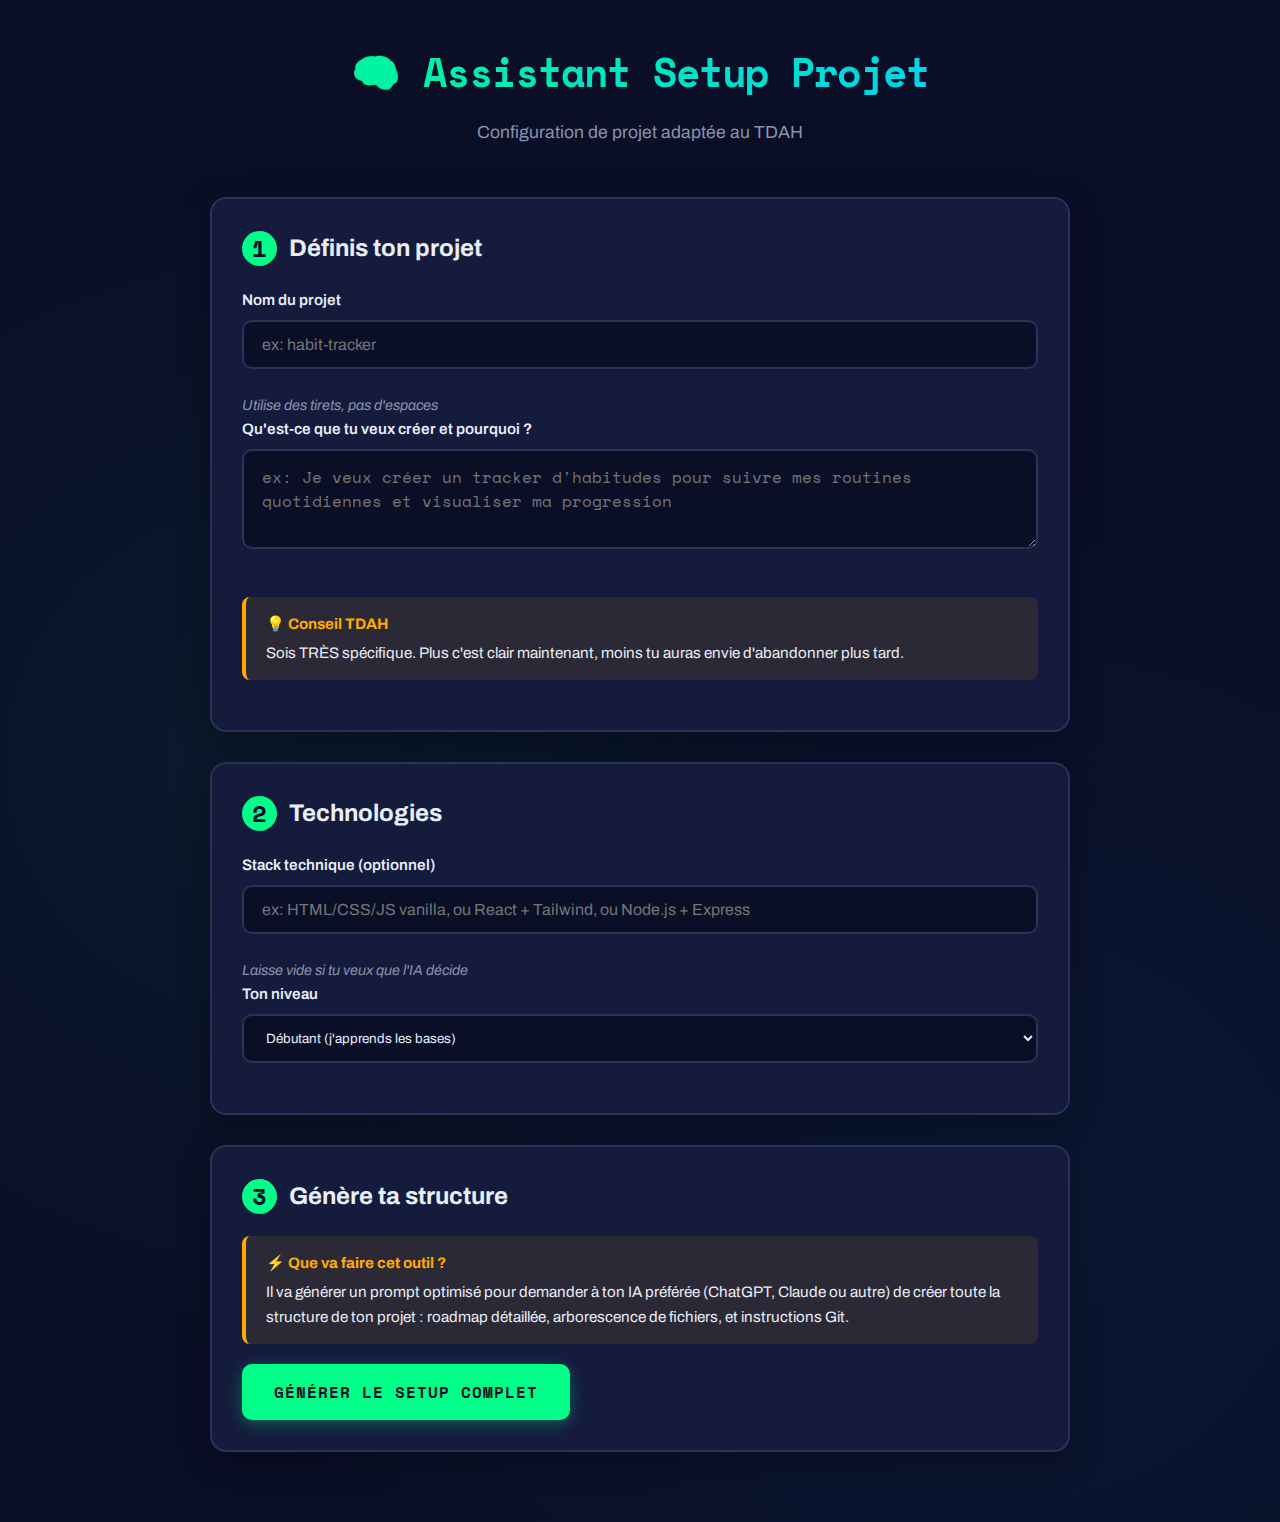
<file: index.html>
<!DOCTYPE html>
<html lang="fr">
<head>
    <meta charset="UTF-8">
    <meta http-equiv="X-UA-Compatible" content="ie=edge">
    <meta name="viewport" content="width=device-width, initial-scale=1.0">
    <title>TDAH Assistant Setup Projet</title>
    <link href="https://fonts.googleapis.com/css2?family=Space+Mono:wght@400;700&family=Archivo:wght@400;600;700&display=swap" rel="stylesheet">
    <link rel="stylesheet" href="style.css">
</head>
<body>
    <div class="container">
        <header>
            <h1>🧠 Assistant Setup Projet</h1>
            <p class="subtitle">Configuration de projet adaptée au TDAH</p>
        </header>

        <div class="card">
            <h2><span class="step-number">1</span> Définis ton projet</h2>

            <label for="projectName">Nom du projet</label>
            <input type="text" id="projectName" placeholder="ex: habit-tracker">
            <p class="example">Utilise des tirets, pas d'espaces</p>

            <label for="projectGoal">Qu'est-ce que tu veux créer et pourquoi ?</label>
            <textarea id="projectGoal" placeholder="ex: Je veux créer un tracker d'habitudes pour suivre mes routines quotidiennes et visualiser ma progression"></textarea>

            <div class="tip">
                <strong>💡 Conseil TDAH</strong>
                Sois TRÈS spécifique. Plus c'est clair maintenant, moins tu auras envie d'abandonner plus tard.
            </div>
        </div>

        <div class="card">
            <h2><span class="step-number">2</span> Technologies</h2>

            <label for="techStack">Stack technique (optionnel)</label>
            <input type="text" id="techStack" placeholder="ex: HTML/CSS/JS vanilla, ou React + Tailwind, ou Node.js + Express">
            <p class="example">Laisse vide si tu veux que l'IA décide</p>

            <label for="experience">Ton niveau</label>
            <select id="experience">
                <option value="debutant">Débutant (j'apprends les bases)</option>
                <option value="intermediaire">Intermédiaire (je connais les fondamentaux)</option>
                <option value="avance">Avancé (je suis à l'aise)</option>
            </select>
        </div>

        <div class="card">
            <h2><span class="step-number">3</span> Génère ta structure</h2>

            <div class="tip">
                <strong>⚡ Que va faire cet outil ?</strong>
                Il va générer un prompt optimisé pour demander à ton IA préférée (ChatGPT, Claude ou autre) de créer toute la structure de ton projet : roadmap détaillée, arborescence de fichiers, et instructions Git.
            </div>

            <button id="generateBtn" onclick="generateSetup()">Générer le Setup Complet</button>

            <div class="loading" id="loading">
                <div class="spinner"></div>
                <p>Génération en cours...</p>
            </div>

            <div class="output" id="output">
                <button class="copy-btn" onclick="copyToClipboard()">Copier</button>
                <div id="outputContent"></div>
            </div>
        </div>
    </div>

    <script src="script.js"></script>
</body>
</html>
</file>
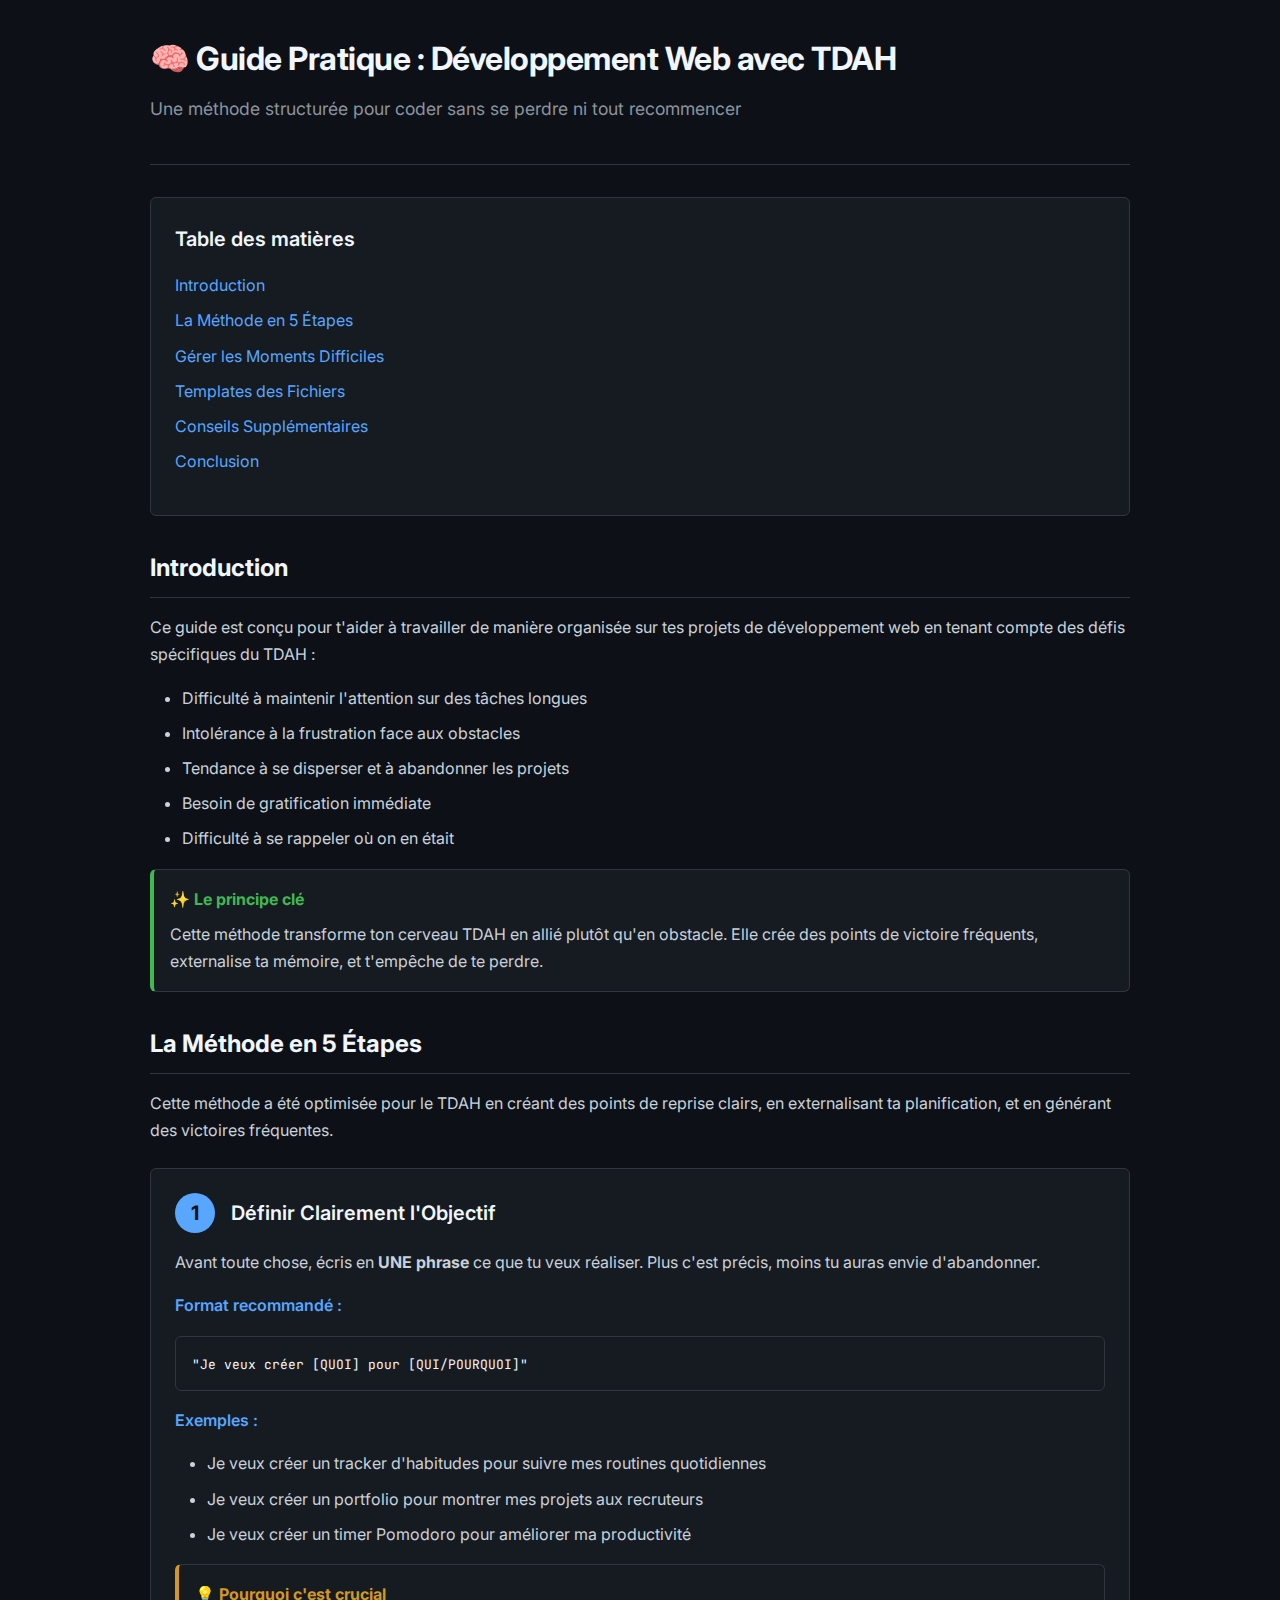
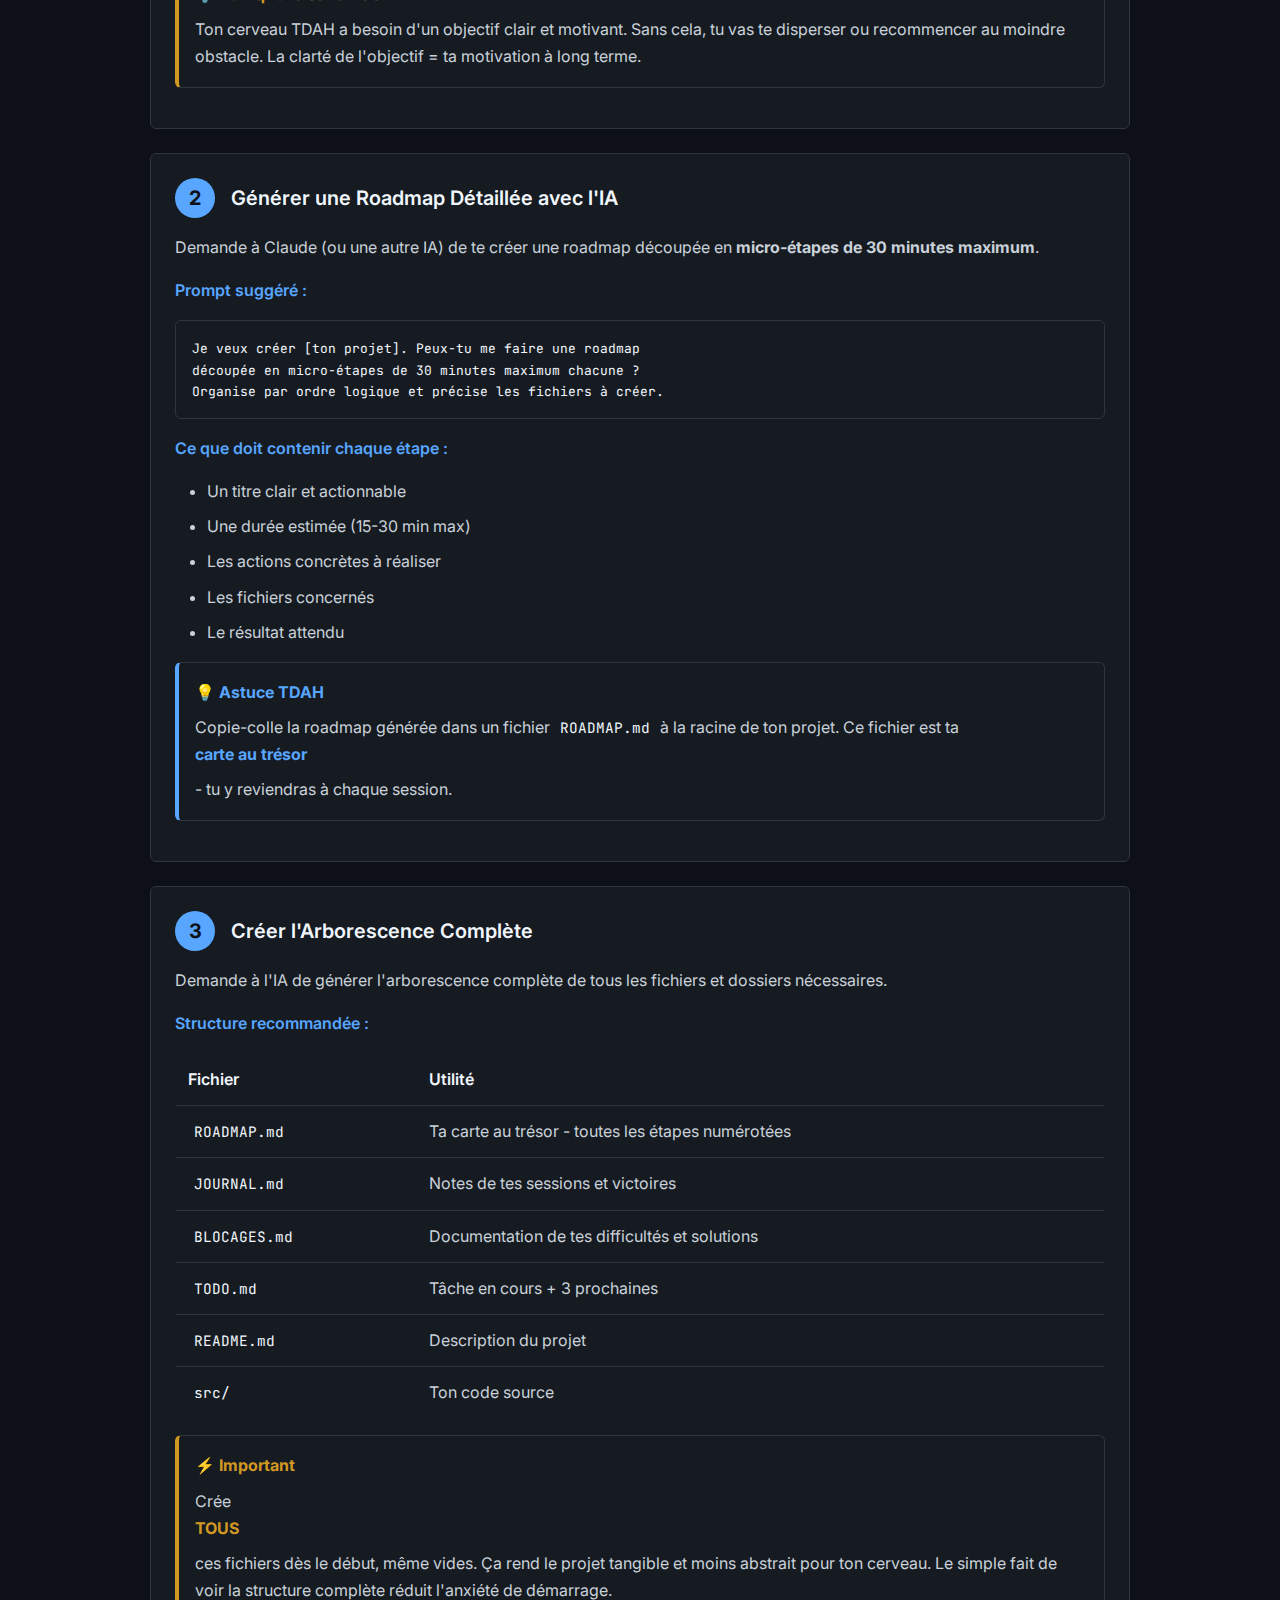
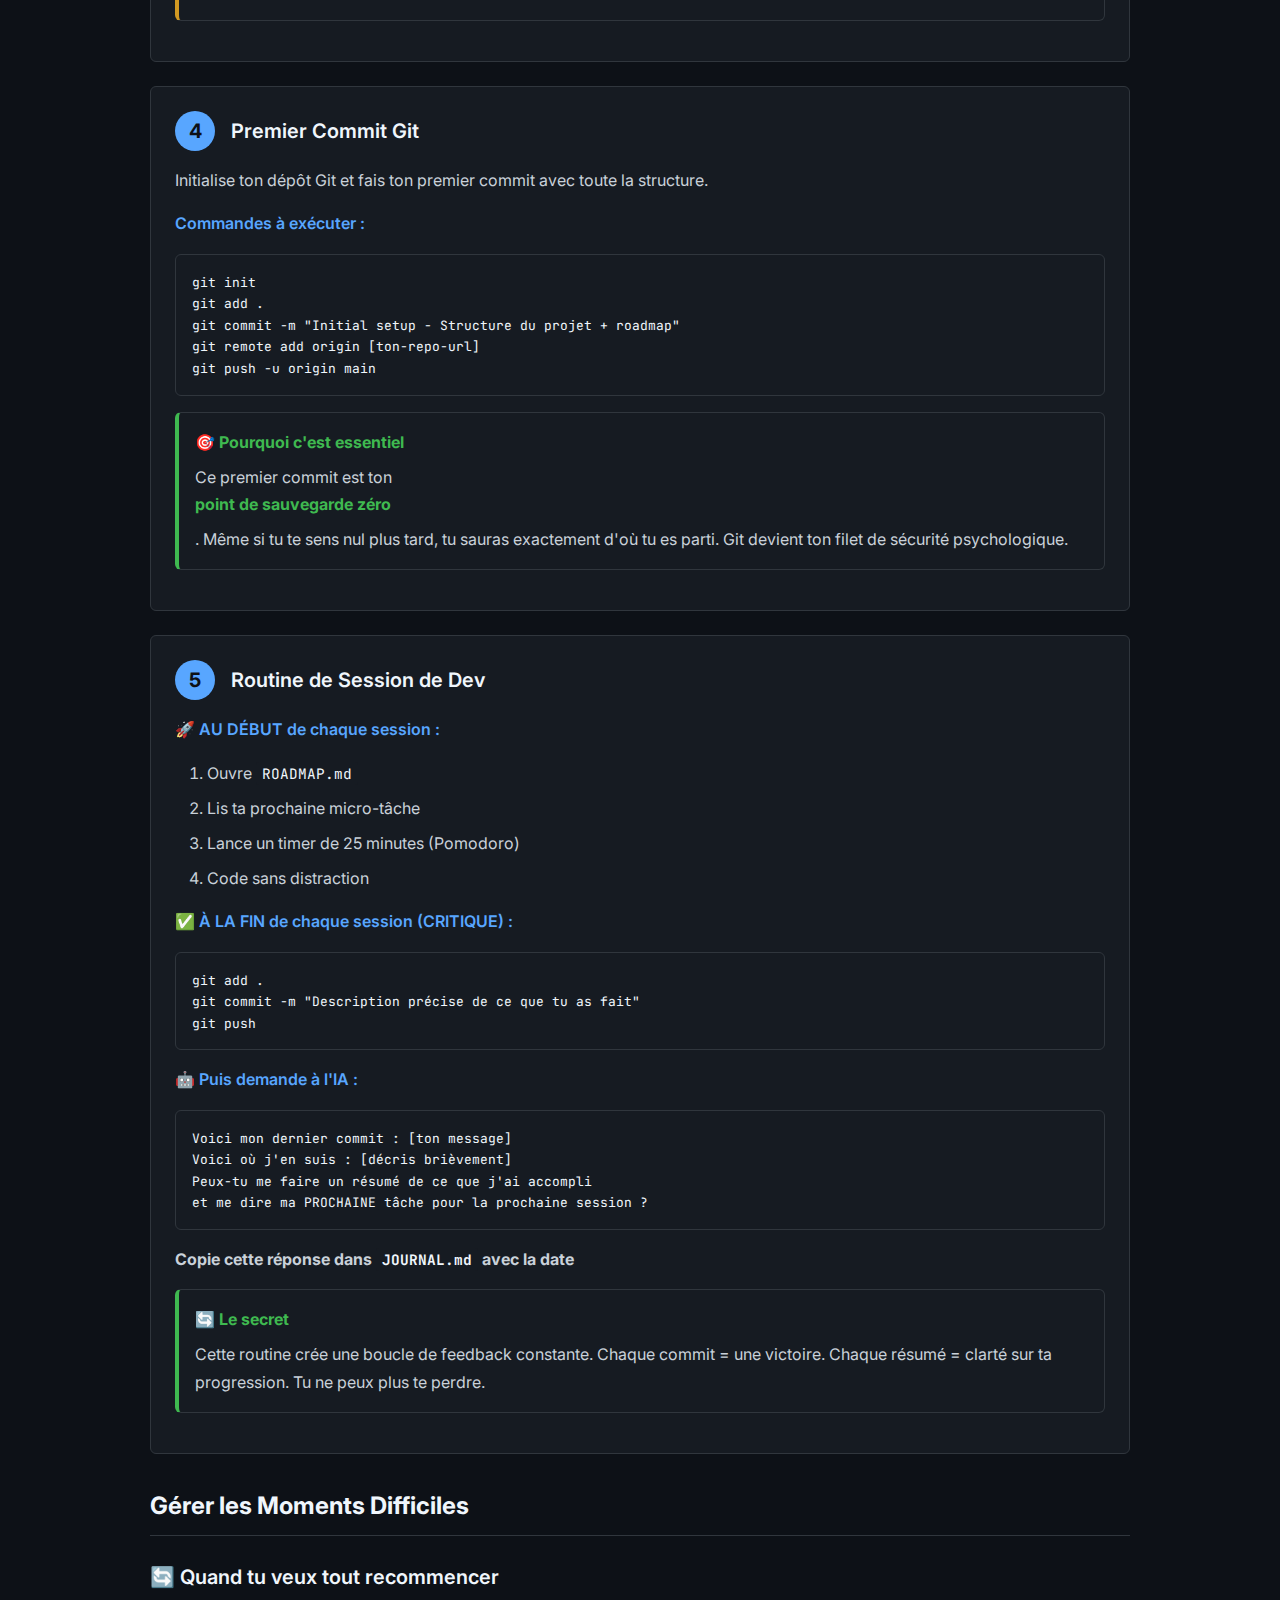
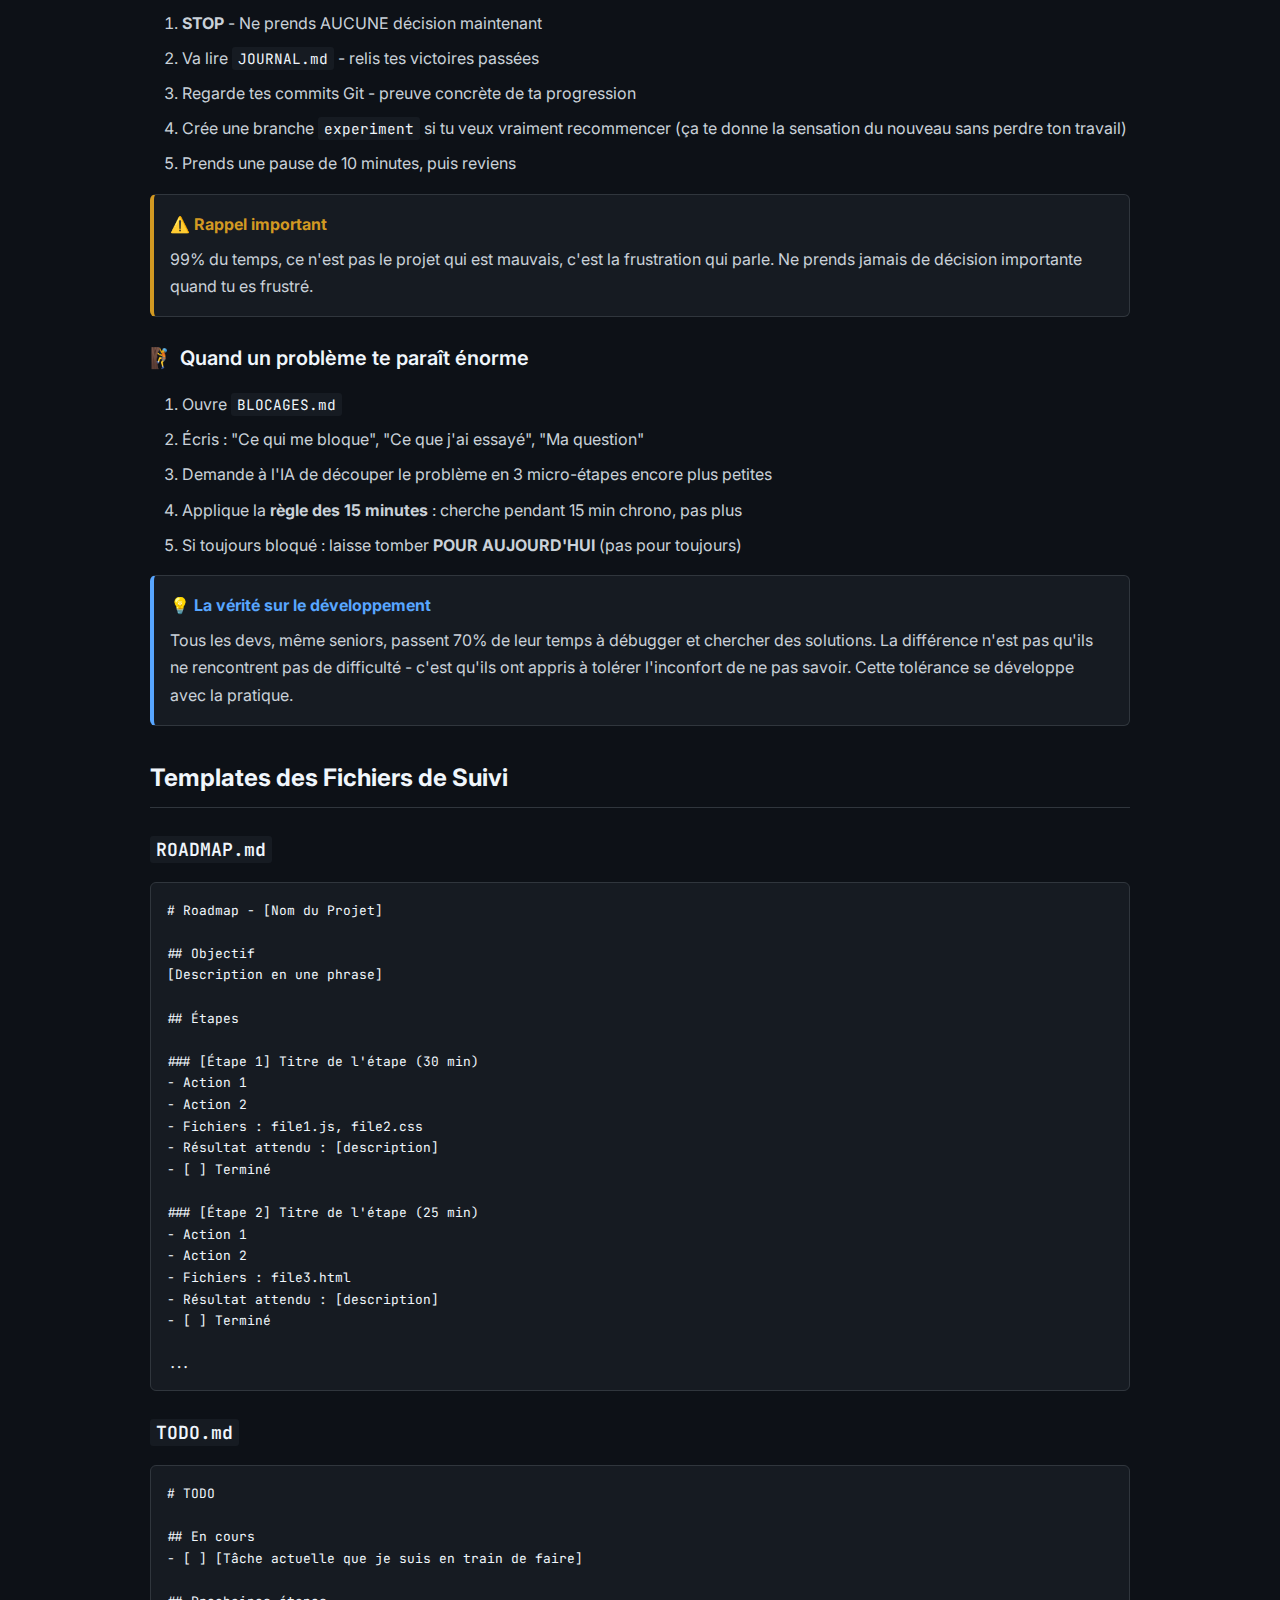
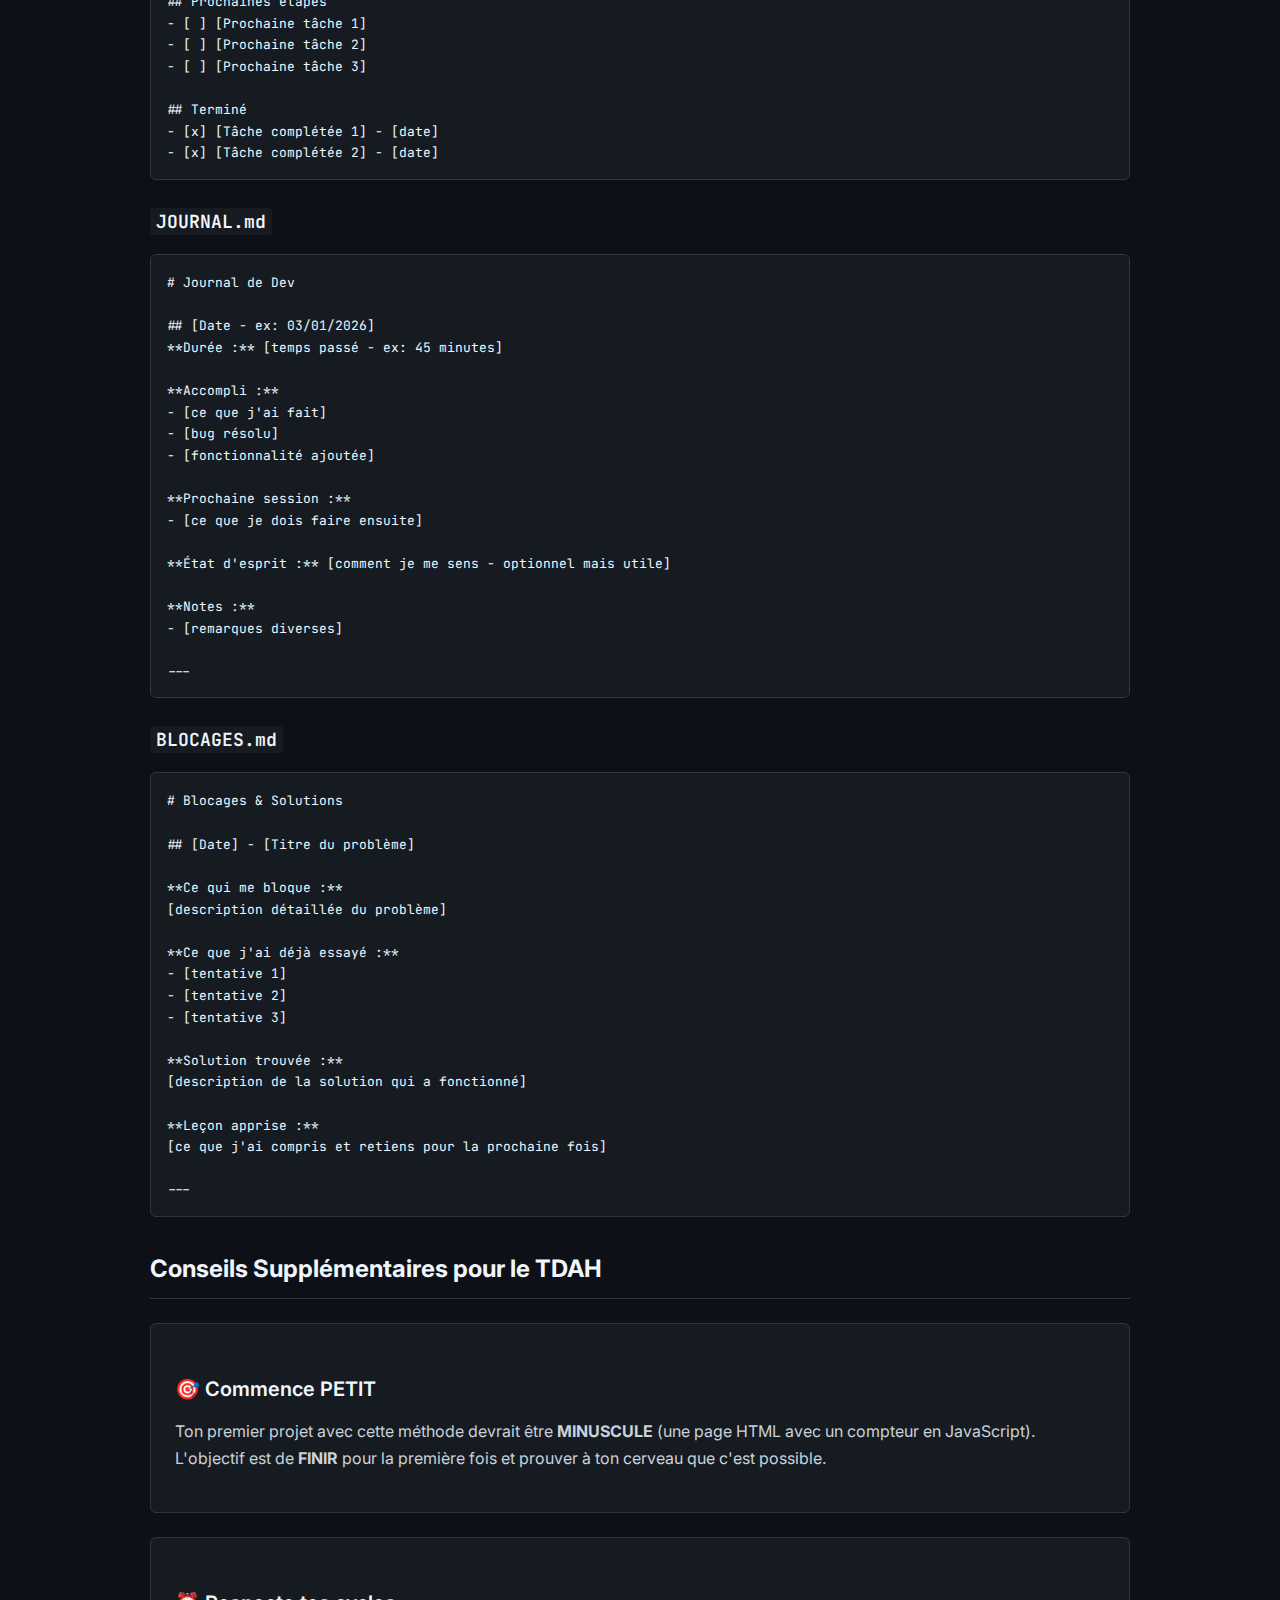
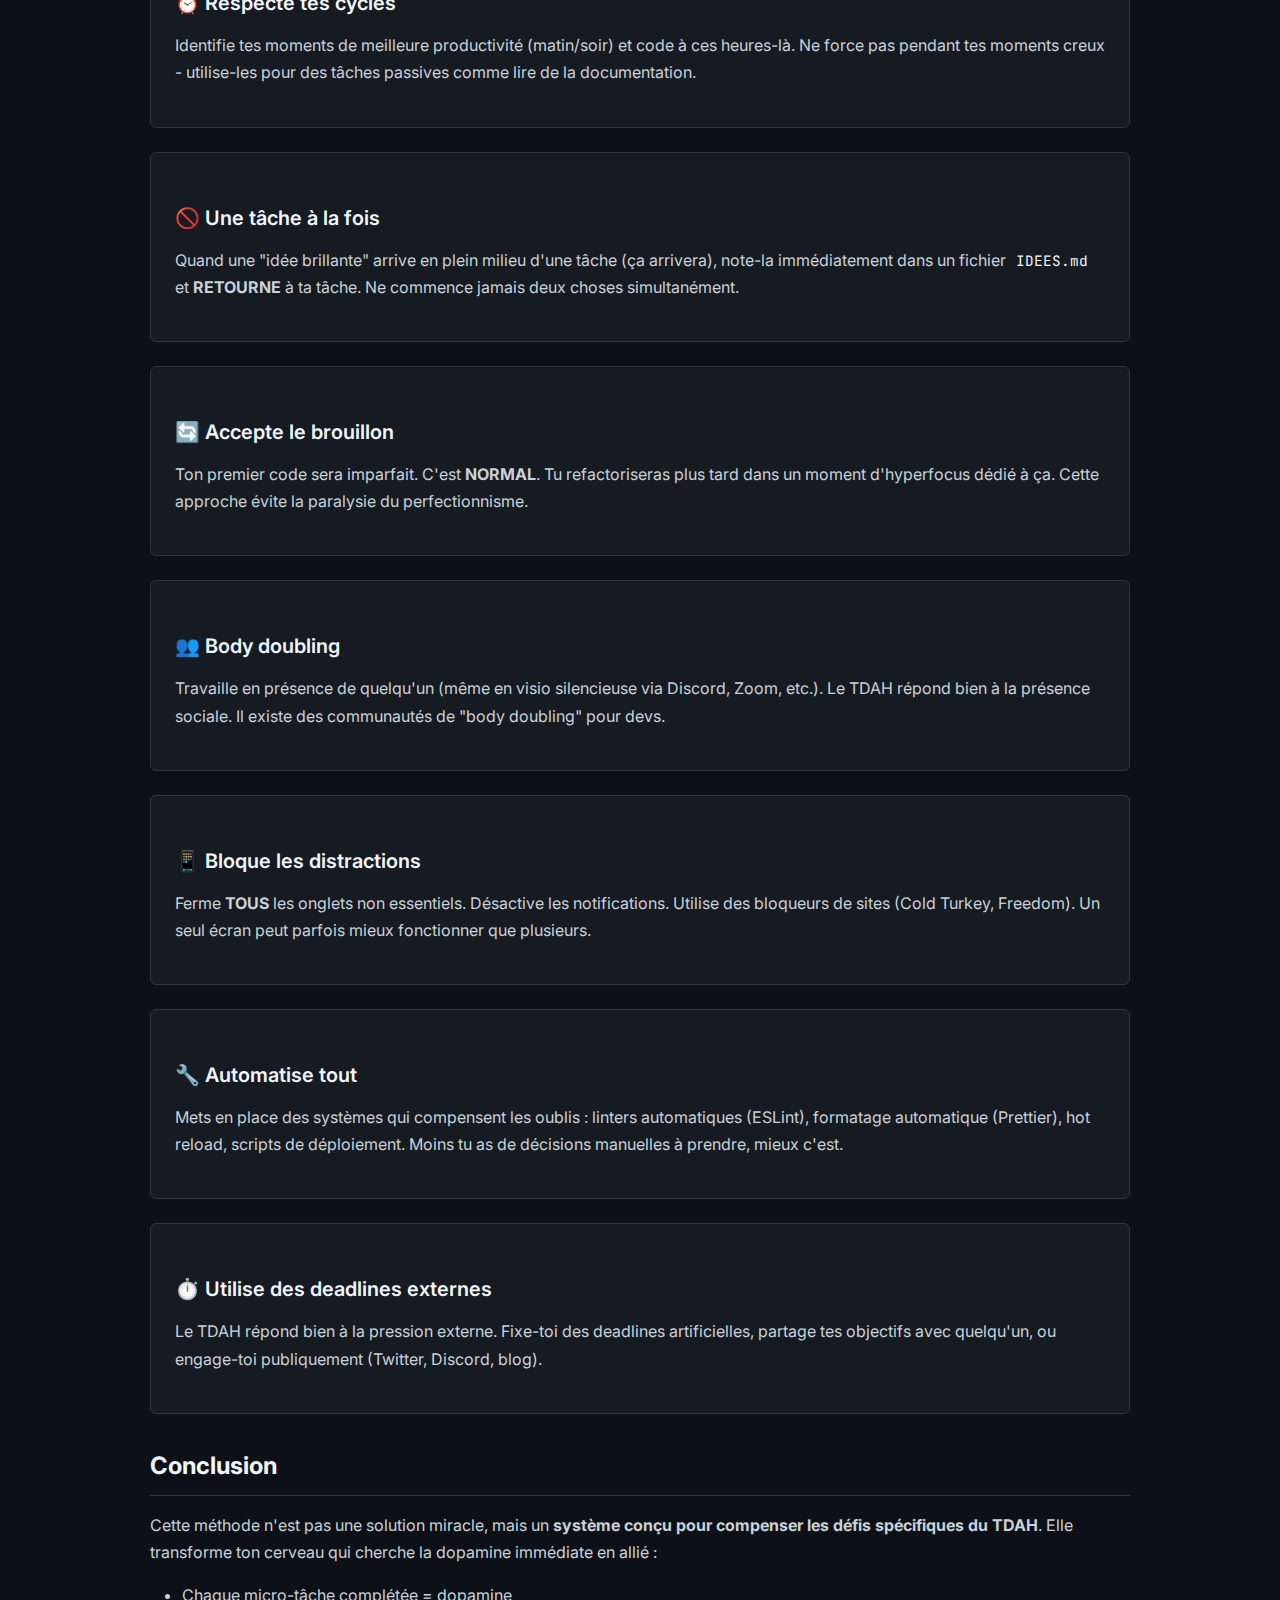
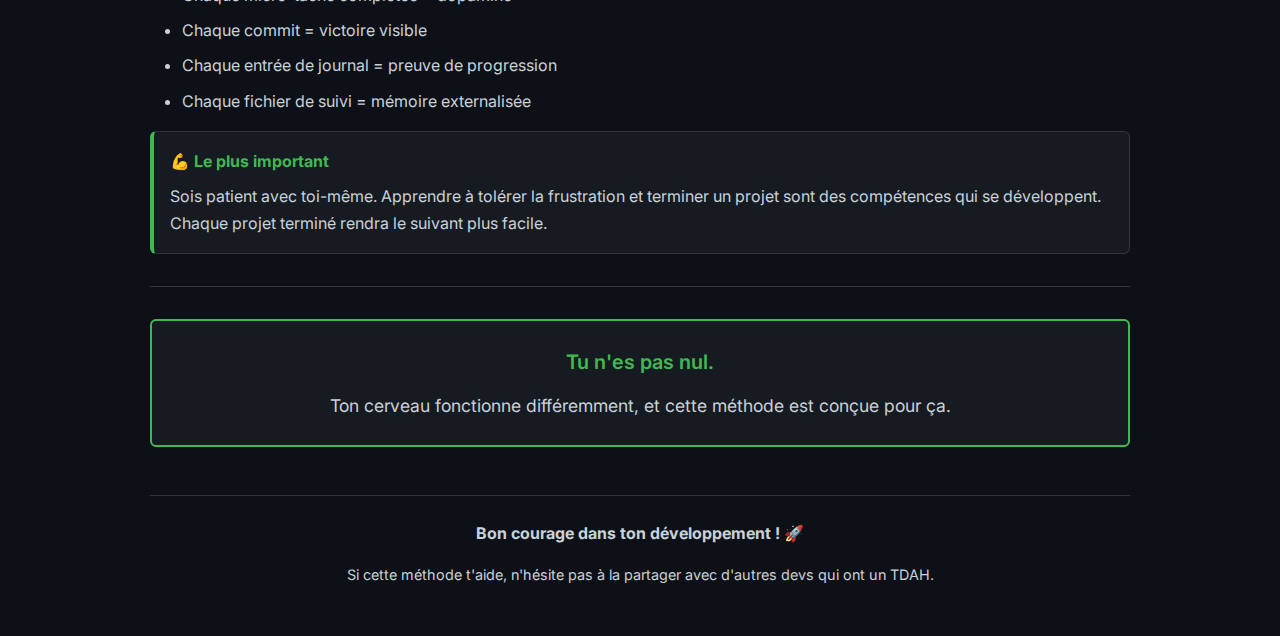
<file: GUIDE.html>
<!DOCTYPE html>
<html lang="fr">
<head>
    <meta charset="UTF-8">
    <meta name="viewport" content="width=device-width, initial-scale=1.0">
    <title>Guide Pratique - Développement Web avec TDAH</title>
    <link href="https://fonts.googleapis.com/css2?family=JetBrains+Mono:wght@400;700&family=Inter:wght@400;600;700&display=swap" rel="stylesheet">
    <style>
        * {
            margin: 0;
            padding: 0;
            box-sizing: border-box;
        }

        :root {
            --bg: #0d1117;
            --bg-secondary: #161b22;
            --border: #30363d;
            --text: #c9d1d9;
            --text-bright: #f0f6fc;
            --text-dim: #8b949e;
            --accent: #58a6ff;
            --accent-hover: #79c0ff;
            --success: #3fb950;
            --warning: #d29922;
            --code-bg: #161b22;
        }

        body {
            font-family: 'Inter', -apple-system, BlinkMacSystemFont, sans-serif;
            background: var(--bg);
            color: var(--text);
            line-height: 1.7;
            padding: 0;
            margin: 0;
        }

        .container {
            max-width: 1012px;
            margin: 0 auto;
            padding: 32px 16px;
        }

        .header {
            border-bottom: 1px solid var(--border);
            padding-bottom: 24px;
            margin-bottom: 32px;
        }

        h1 {
            font-size: 2rem;
            font-weight: 700;
            color: var(--text-bright);
            margin-bottom: 8px;
            letter-spacing: -0.5px;
        }

        h2 {
            font-size: 1.5rem;
            font-weight: 700;
            color: var(--text-bright);
            margin-top: 32px;
            margin-bottom: 16px;
            padding-bottom: 8px;
            border-bottom: 1px solid var(--border);
        }

        h3 {
            font-size: 1.25rem;
            font-weight: 600;
            color: var(--text-bright);
            margin-top: 24px;
            margin-bottom: 12px;
        }

        h4 {
            font-size: 1rem;
            font-weight: 600;
            color: var(--accent);
            margin-top: 16px;
            margin-bottom: 8px;
        }

        p {
            margin-bottom: 16px;
            color: var(--text);
        }

        .subtitle {
            font-size: 1.1rem;
            color: var(--text-dim);
        }

        .note {
            background: var(--bg-secondary);
            border: 1px solid var(--border);
            border-left: 4px solid var(--accent);
            padding: 16px;
            margin: 16px 0;
            border-radius: 6px;
        }

        .note strong {
            color: var(--accent);
            display: block;
            margin-bottom: 8px;
        }

        .warning {
            border-left-color: var(--warning);
        }

        .warning strong {
            color: var(--warning);
        }

        .success {
            border-left-color: var(--success);
        }

        .success strong {
            color: var(--success);
        }

        code {
            background: var(--code-bg);
            padding: 2px 6px;
            border-radius: 3px;
            font-family: 'JetBrains Mono', 'Courier New', monospace;
            font-size: 0.9em;
            color: var(--text-bright);
        }

        pre {
            background: var(--code-bg);
            border: 1px solid var(--border);
            border-radius: 6px;
            padding: 16px;
            margin: 16px 0;
            overflow-x: auto;
            font-family: 'JetBrains Mono', 'Courier New', monospace;
            font-size: 0.9em;
            line-height: 1.5;
        }

        pre code {
            background: none;
            padding: 0;
        }

        ul, ol {
            margin: 16px 0;
            padding-left: 32px;
        }

        li {
            margin: 8px 0;
        }

        table {
            width: 100%;
            border-collapse: collapse;
            margin: 16px 0;
            background: var(--bg-secondary);
            border: 1px solid var(--border);
            border-radius: 6px;
            overflow: hidden;
        }

        th {
            background: var(--code-bg);
            padding: 12px;
            text-align: left;
            font-weight: 600;
            color: var(--text-bright);
            border-bottom: 1px solid var(--border);
        }

        td {
            padding: 12px;
            border-bottom: 1px solid var(--border);
        }

        tr:last-child td {
            border-bottom: none;
        }

        .badge {
            display: inline-block;
            padding: 4px 8px;
            border-radius: 12px;
            font-size: 0.75rem;
            font-weight: 600;
            margin-right: 8px;
            text-transform: uppercase;
        }

        .badge-step {
            background: var(--accent);
            color: var(--bg);
        }

        .badge-important {
            background: var(--warning);
            color: var(--bg);
        }

        .step-container {
            background: var(--bg-secondary);
            border: 1px solid var(--border);
            border-radius: 6px;
            padding: 24px;
            margin: 24px 0;
        }

        .step-header {
            display: flex;
            align-items: center;
            margin-bottom: 16px;
        }

        .step-number {
            background: var(--accent);
            color: var(--bg);
            width: 40px;
            height: 40px;
            border-radius: 50%;
            display: flex;
            align-items: center;
            justify-content: center;
            font-weight: 700;
            font-size: 1.25rem;
            margin-right: 16px;
            flex-shrink: 0;
        }

        .step-title {
            font-size: 1.25rem;
            font-weight: 600;
            color: var(--text-bright);
            margin: 0;
        }

        .toc {
            background: var(--bg-secondary);
            border: 1px solid var(--border);
            border-radius: 6px;
            padding: 24px;
            margin: 24px 0;
        }

        .toc h3 {
            margin-top: 0;
            color: var(--text-bright);
        }

        .toc ul {
            list-style: none;
            padding-left: 0;
        }

        .toc li {
            margin: 8px 0;
        }

        .toc a {
            color: var(--accent);
            text-decoration: none;
            transition: color 0.2s;
        }

        .toc a:hover {
            color: var(--accent-hover);
            text-decoration: underline;
        }

        .emoji {
            font-style: normal;
        }

        a {
            color: var(--accent);
            text-decoration: none;
        }

        a:hover {
            text-decoration: underline;
        }

        hr {
            border: none;
            border-top: 1px solid var(--border);
            margin: 32px 0;
        }

        .footer {
            margin-top: 48px;
            padding-top: 24px;
            border-top: 1px solid var(--border);
            text-align: center;
            color: var(--text-dim);
        }

        @media (max-width: 768px) {
            .container {
                padding: 16px;
            }

            h1 {
                font-size: 1.75rem;
            }

            h2 {
                font-size: 1.25rem;
            }

            .step-container {
                padding: 16px;
            }
        }
    </style>
</head>
<body>
    <div class="container">
        <div class="header">
            <h1><span class="emoji">🧠</span> Guide Pratique : Développement Web avec TDAH</h1>
            <p class="subtitle">Une méthode structurée pour coder sans se perdre ni tout recommencer</p>
        </div>

        <div class="toc">
            <h3>Table des matières</h3>
            <ul>
                <li><a href="#introduction">Introduction</a></li>
                <li><a href="#methode">La Méthode en 5 Étapes</a></li>
                <li><a href="#difficultes">Gérer les Moments Difficiles</a></li>
                <li><a href="#templates">Templates des Fichiers</a></li>
                <li><a href="#conseils">Conseils Supplémentaires</a></li>
                <li><a href="#conclusion">Conclusion</a></li>
            </ul>
        </div>

        <h2 id="introduction">Introduction</h2>
        
        <p>Ce guide est conçu pour t'aider à travailler de manière organisée sur tes projets de développement web en tenant compte des défis spécifiques du TDAH :</p>
        
        <ul>
            <li>Difficulté à maintenir l'attention sur des tâches longues</li>
            <li>Intolérance à la frustration face aux obstacles</li>
            <li>Tendance à se disperser et à abandonner les projets</li>
            <li>Besoin de gratification immédiate</li>
            <li>Difficulté à se rappeler où on en était</li>
        </ul>

        <div class="note success">
            <strong><span class="emoji">✨</span> Le principe clé</strong>
            Cette méthode transforme ton cerveau TDAH en allié plutôt qu'en obstacle. Elle crée des points de victoire fréquents, externalise ta mémoire, et t'empêche de te perdre.
        </div>

        <h2 id="methode">La Méthode en 5 Étapes</h2>

        <p>Cette méthode a été optimisée pour le TDAH en créant des points de reprise clairs, en externalisant ta planification, et en générant des victoires fréquentes.</p>

        <div class="step-container">
            <div class="step-header">
                <div class="step-number">1</div>
                <h3 class="step-title">Définir Clairement l'Objectif</h3>
            </div>
            
            <p>Avant toute chose, écris en <strong>UNE phrase</strong> ce que tu veux réaliser. Plus c'est précis, moins tu auras envie d'abandonner.</p>
            
            <h4>Format recommandé :</h4>
            <pre><code>"Je veux créer [QUOI] pour [QUI/POURQUOI]"</code></pre>
            
            <h4>Exemples :</h4>
            <ul>
                <li>Je veux créer un tracker d'habitudes pour suivre mes routines quotidiennes</li>
                <li>Je veux créer un portfolio pour montrer mes projets aux recruteurs</li>
                <li>Je veux créer un timer Pomodoro pour améliorer ma productivité</li>
            </ul>

            <div class="note warning">
                <strong><span class="emoji">💡</span> Pourquoi c'est crucial</strong>
                Ton cerveau TDAH a besoin d'un objectif clair et motivant. Sans cela, tu vas te disperser ou recommencer au moindre obstacle. La clarté de l'objectif = ta motivation à long terme.
            </div>
        </div>

        <div class="step-container">
            <div class="step-header">
                <div class="step-number">2</div>
                <h3 class="step-title">Générer une Roadmap Détaillée avec l'IA</h3>
            </div>
            
            <p>Demande à Claude (ou une autre IA) de te créer une roadmap découpée en <strong>micro-étapes de 30 minutes maximum</strong>.</p>
            
            <h4>Prompt suggéré :</h4>
            <pre><code>Je veux créer [ton projet]. Peux-tu me faire une roadmap 
découpée en micro-étapes de 30 minutes maximum chacune ? 
Organise par ordre logique et précise les fichiers à créer.</code></pre>

            <h4>Ce que doit contenir chaque étape :</h4>
            <ul>
                <li>Un titre clair et actionnable</li>
                <li>Une durée estimée (15-30 min max)</li>
                <li>Les actions concrètes à réaliser</li>
                <li>Les fichiers concernés</li>
                <li>Le résultat attendu</li>
            </ul>

            <div class="note">
                <strong><span class="emoji">💡</span> Astuce TDAH</strong>
                Copie-colle la roadmap générée dans un fichier <code>ROADMAP.md</code> à la racine de ton projet. Ce fichier est ta <strong>carte au trésor</strong> - tu y reviendras à chaque session.
            </div>
        </div>

        <div class="step-container">
            <div class="step-header">
                <div class="step-number">3</div>
                <h3 class="step-title">Créer l'Arborescence Complète</h3>
            </div>
            
            <p>Demande à l'IA de générer l'arborescence complète de tous les fichiers et dossiers nécessaires.</p>
            
            <h4>Structure recommandée :</h4>
            
            <table>
                <thead>
                    <tr>
                        <th>Fichier</th>
                        <th>Utilité</th>
                    </tr>
                </thead>
                <tbody>
                    <tr>
                        <td><code>ROADMAP.md</code></td>
                        <td>Ta carte au trésor - toutes les étapes numérotées</td>
                    </tr>
                    <tr>
                        <td><code>JOURNAL.md</code></td>
                        <td>Notes de tes sessions et victoires</td>
                    </tr>
                    <tr>
                        <td><code>BLOCAGES.md</code></td>
                        <td>Documentation de tes difficultés et solutions</td>
                    </tr>
                    <tr>
                        <td><code>TODO.md</code></td>
                        <td>Tâche en cours + 3 prochaines</td>
                    </tr>
                    <tr>
                        <td><code>README.md</code></td>
                        <td>Description du projet</td>
                    </tr>
                    <tr>
                        <td><code>src/</code></td>
                        <td>Ton code source</td>
                    </tr>
                </tbody>
            </table>

            <div class="note warning">
                <strong><span class="emoji">⚡</span> Important</strong>
                Crée <strong>TOUS</strong> ces fichiers dès le début, même vides. Ça rend le projet tangible et moins abstrait pour ton cerveau. Le simple fait de voir la structure complète réduit l'anxiété de démarrage.
            </div>
        </div>

        <div class="step-container">
            <div class="step-header">
                <div class="step-number">4</div>
                <h3 class="step-title">Premier Commit Git</h3>
            </div>
            
            <p>Initialise ton dépôt Git et fais ton premier commit avec toute la structure.</p>
            
            <h4>Commandes à exécuter :</h4>
            <pre><code>git init
git add .
git commit -m "Initial setup - Structure du projet + roadmap"
git remote add origin [ton-repo-url]
git push -u origin main</code></pre>

            <div class="note success">
                <strong><span class="emoji">🎯</span> Pourquoi c'est essentiel</strong>
                Ce premier commit est ton <strong>point de sauvegarde zéro</strong>. Même si tu te sens nul plus tard, tu sauras exactement d'où tu es parti. Git devient ton filet de sécurité psychologique.
            </div>
        </div>

        <div class="step-container">
            <div class="step-header">
                <div class="step-number">5</div>
                <h3 class="step-title">Routine de Session de Dev</h3>
            </div>
            
            <h4><span class="emoji">🚀</span> AU DÉBUT de chaque session :</h4>
            <ol>
                <li>Ouvre <code>ROADMAP.md</code></li>
                <li>Lis ta prochaine micro-tâche</li>
                <li>Lance un timer de 25 minutes (Pomodoro)</li>
                <li>Code sans distraction</li>
            </ol>

            <h4><span class="emoji">✅</span> À LA FIN de chaque session (CRITIQUE) :</h4>
            <pre><code>git add .
git commit -m "Description précise de ce que tu as fait"
git push</code></pre>

            <h4><span class="emoji">🤖</span> Puis demande à l'IA :</h4>
            <pre><code>Voici mon dernier commit : [ton message]
Voici où j'en suis : [décris brièvement]
Peux-tu me faire un résumé de ce que j'ai accompli 
et me dire ma PROCHAINE tâche pour la prochaine session ?</code></pre>

            <p><strong>Copie cette réponse dans <code>JOURNAL.md</code> avec la date</strong></p>

            <div class="note success">
                <strong><span class="emoji">🔄</span> Le secret</strong>
                Cette routine crée une boucle de feedback constante. Chaque commit = une victoire. Chaque résumé = clarté sur ta progression. Tu ne peux plus te perdre.
            </div>
        </div>

        <h2 id="difficultes">Gérer les Moments Difficiles</h2>

        <h3><span class="emoji">🔄</span> Quand tu veux tout recommencer</h3>
        
        <ol>
            <li><strong>STOP</strong> - Ne prends AUCUNE décision maintenant</li>
            <li>Va lire <code>JOURNAL.md</code> - relis tes victoires passées</li>
            <li>Regarde tes commits Git - preuve concrète de ta progression</li>
            <li>Crée une branche <code>experiment</code> si tu veux vraiment recommencer (ça te donne la sensation du nouveau sans perdre ton travail)</li>
            <li>Prends une pause de 10 minutes, puis reviens</li>
        </ol>

        <div class="note warning">
            <strong><span class="emoji">⚠️</span> Rappel important</strong>
            99% du temps, ce n'est pas le projet qui est mauvais, c'est la frustration qui parle. Ne prends jamais de décision importante quand tu es frustré.
        </div>

        <h3><span class="emoji">🧗</span> Quand un problème te paraît énorme</h3>
        
        <ol>
            <li>Ouvre <code>BLOCAGES.md</code></li>
            <li>Écris : "Ce qui me bloque", "Ce que j'ai essayé", "Ma question"</li>
            <li>Demande à l'IA de découper le problème en 3 micro-étapes encore plus petites</li>
            <li>Applique la <strong>règle des 15 minutes</strong> : cherche pendant 15 min chrono, pas plus</li>
            <li>Si toujours bloqué : laisse tomber <strong>POUR AUJOURD'HUI</strong> (pas pour toujours)</li>
        </ol>

        <div class="note">
            <strong><span class="emoji">💡</span> La vérité sur le développement</strong>
            Tous les devs, même seniors, passent 70% de leur temps à débugger et chercher des solutions. La différence n'est pas qu'ils ne rencontrent pas de difficulté - c'est qu'ils ont appris à tolérer l'inconfort de ne pas savoir. Cette tolérance se développe avec la pratique.
        </div>

        <h2 id="templates">Templates des Fichiers de Suivi</h2>

        <h3><code>ROADMAP.md</code></h3>
        <pre><code># Roadmap - [Nom du Projet]

## Objectif
[Description en une phrase]

## Étapes

### [Étape 1] Titre de l'étape (30 min)
- Action 1
- Action 2
- Fichiers : file1.js, file2.css
- Résultat attendu : [description]
- [ ] Terminé

### [Étape 2] Titre de l'étape (25 min)
- Action 1
- Action 2
- Fichiers : file3.html
- Résultat attendu : [description]
- [ ] Terminé

...</code></pre>

        <h3><code>TODO.md</code></h3>
        <pre><code># TODO

## En cours
- [ ] [Tâche actuelle que je suis en train de faire]

## Prochaines étapes
- [ ] [Prochaine tâche 1]
- [ ] [Prochaine tâche 2]
- [ ] [Prochaine tâche 3]

## Terminé
- [x] [Tâche complétée 1] - [date]
- [x] [Tâche complétée 2] - [date]</code></pre>

        <h3><code>JOURNAL.md</code></h3>
        <pre><code># Journal de Dev

## [Date - ex: 03/01/2026]
**Durée :** [temps passé - ex: 45 minutes]

**Accompli :**
- [ce que j'ai fait]
- [bug résolu]
- [fonctionnalité ajoutée]

**Prochaine session :**
- [ce que je dois faire ensuite]

**État d'esprit :** [comment je me sens - optionnel mais utile]

**Notes :**
- [remarques diverses]

---</code></pre>

        <h3><code>BLOCAGES.md</code></h3>
        <pre><code># Blocages & Solutions

## [Date] - [Titre du problème]

**Ce qui me bloque :**
[description détaillée du problème]

**Ce que j'ai déjà essayé :**
- [tentative 1]
- [tentative 2]
- [tentative 3]

**Solution trouvée :**
[description de la solution qui a fonctionné]

**Leçon apprise :**
[ce que j'ai compris et retiens pour la prochaine fois]

---</code></pre>

        <h2 id="conseils">Conseils Supplémentaires pour le TDAH</h2>

        <div class="step-container">
            <h3><span class="emoji">🎯</span> Commence PETIT</h3>
            <p>Ton premier projet avec cette méthode devrait être <strong>MINUSCULE</strong> (une page HTML avec un compteur en JavaScript). L'objectif est de <strong>FINIR</strong> pour la première fois et prouver à ton cerveau que c'est possible.</p>
        </div>

        <div class="step-container">
            <h3><span class="emoji">⏰</span> Respecte tes cycles</h3>
            <p>Identifie tes moments de meilleure productivité (matin/soir) et code à ces heures-là. Ne force pas pendant tes moments creux - utilise-les pour des tâches passives comme lire de la documentation.</p>
        </div>

        <div class="step-container">
            <h3><span class="emoji">🚫</span> Une tâche à la fois</h3>
            <p>Quand une "idée brillante" arrive en plein milieu d'une tâche (ça arrivera), note-la immédiatement dans un fichier <code>IDEES.md</code> et <strong>RETOURNE</strong> à ta tâche. Ne commence jamais deux choses simultanément.</p>
        </div>

        <div class="step-container">
            <h3><span class="emoji">🔄</span> Accepte le brouillon</h3>
            <p>Ton premier code sera imparfait. C'est <strong>NORMAL</strong>. Tu refactoriseras plus tard dans un moment d'hyperfocus dédié à ça. Cette approche évite la paralysie du perfectionnisme.</p>
        </div>

        <div class="step-container">
            <h3><span class="emoji">👥</span> Body doubling</h3>
            <p>Travaille en présence de quelqu'un (même en visio silencieuse via Discord, Zoom, etc.). Le TDAH répond bien à la présence sociale. Il existe des communautés de "body doubling" pour devs.</p>
        </div>

        <div class="step-container">
            <h3><span class="emoji">📱</span> Bloque les distractions</h3>
            <p>Ferme <strong>TOUS</strong> les onglets non essentiels. Désactive les notifications. Utilise des bloqueurs de sites (Cold Turkey, Freedom). Un seul écran peut parfois mieux fonctionner que plusieurs.</p>
        </div>

        <div class="step-container">
            <h3><span class="emoji">🔧</span> Automatise tout</h3>
            <p>Mets en place des systèmes qui compensent les oublis : linters automatiques (ESLint), formatage automatique (Prettier), hot reload, scripts de déploiement. Moins tu as de décisions manuelles à prendre, mieux c'est.</p>
        </div>

        <div class="step-container">
            <h3><span class="emoji">⏱️</span> Utilise des deadlines externes</h3>
            <p>Le TDAH répond bien à la pression externe. Fixe-toi des deadlines artificielles, partage tes objectifs avec quelqu'un, ou engage-toi publiquement (Twitter, Discord, blog).</p>
        </div>

        <h2 id="conclusion">Conclusion</h2>

        <p>Cette méthode n'est pas une solution miracle, mais un <strong>système conçu pour compenser les défis spécifiques du TDAH</strong>. Elle transforme ton cerveau qui cherche la dopamine immédiate en allié :</p>

        <ul>
            <li>Chaque micro-tâche complétée = dopamine</li>
            <li>Chaque commit = victoire visible</li>
            <li>Chaque entrée de journal = preuve de progression</li>
            <li>Chaque fichier de suivi = mémoire externalisée</li>
        </ul>

        <div class="note success">
            <strong><span class="emoji">💪</span> Le plus important</strong>
            Sois patient avec toi-même. Apprendre à tolérer la frustration et terminer un projet sont des compétences qui se développent. Chaque projet terminé rendra le suivant plus facile.
        </div>

        <hr>

        <div style="background: var(--bg-secondary); border: 2px solid var(--success); border-radius: 6px; padding: 24px; margin: 32px 0; text-align: center;">
            <h3 style="color: var(--success); margin-top: 0;">Tu n'es pas nul.</h3>
            <p style="font-size: 1.1rem; margin-bottom: 0;">Ton cerveau fonctionne différemment, et cette méthode est conçue pour ça.</p>
        </div>

        <div class="footer">
            <p><strong>Bon courage dans ton développement ! 🚀</strong></p>
            <p style="font-size: 0.9rem; margin-top: 16px;">
                Si cette méthode t'aide, n'hésite pas à la partager avec d'autres devs qui ont un TDAH.
            </p>
        </div>
    </div>
</body>
</html>
</file>
<file: style.css>
* {
    margin: 0;
    padding: 0;
    box-sizing: border-box;
}

:root {
    --bg: #0a0e27;
    --surface: #151b3d;
    --accent: #00ff88;
    --accent-dim: #00cc6a;
    --text: #e8eef7;
    --text-dim: #8a92ab;
    --warning: #ffaa00;
    --border: #2a3354;
}

body {
    font-family: 'Archivo', sans-serif;
    background: var(--bg);
    color: var(--text);
    line-height: 1.6;
    min-height: 100vh;
    background-image: 
        radial-gradient(circle at 20% 50%, rgba(0, 255, 136, 0.05) 0%, transparent 50%),
        radial-gradient(circle at 80% 80%, rgba(0, 200, 255, 0.05) 0%, transparent 50%);
}

.container {
    max-width: 900px;
    margin: 0 auto;
    padding: 40px 20px;
}

header {
    text-align: center;
    margin-bottom: 50px;
    animation: slideDown 0.6s ease-out;
    position: relative;
}

.header-buttons {
    display: flex;
    gap: 12px;
    justify-content: center;
    margin-top: 25px;
    flex-wrap: wrap;
}

.btn-secondary {
    background: var(--surface);
    color: var(--accent);
    border: 2px solid var(--accent);
    padding: 12px 24px;
    border-radius: 10px;
    font-size: 0.95rem;
    font-weight: 600;
    cursor: pointer;
    transition: all 0.3s ease;
    font-family: 'Archivo', sans-serif;
    text-decoration: none;
    display: inline-flex;
    align-items: center;
    gap: 8px;
}

strong a {
    color: var(--accent);
    font-weight: 600;
    font-family: 'Archivo', sans-serif;
    text-decoration: none;
}

.btn-secondary:hover {
    background: var(--accent);
    color: var(--bg);
    transform: translateY(-2px);
    box-shadow: 0 6px 20px rgba(0, 255, 136, 0.3);
}

.btn-coffee {
    background: linear-gradient(135deg, #ffdd00 0%, #ff6f00 100%);
    border: none;
    color: #1a1a1a;
    box-shadow: 0 4px 15px rgba(255, 221, 0, 0.03);
}

.btn-coffee:hover {
    background: linear-gradient(135deg, #ffed4e 0%, #ff8533 100%);
    transform: translateY(-2px);
    box-shadow: 0 6px 20px rgba(255, 221, 0, 0.05);
    color: #1a1a1a;
}

.btn-sponsor {
    background: linear-gradient(135deg, #ea4aaa 0%, #ff6b9d 100%);
    border: none;
    color: white;
    box-shadow: 0 4px 15px rgba(234, 74, 170, 0.03);
}

.btn-sponsor:hover {
    background: linear-gradient(135deg, #ff5bb8 0%, #ff7aac 100%);
    transform: translateY(-2px);
    box-shadow: 0 6px 20px rgba(234, 74, 170, 0.05);
    color: white;
}

@media (max-width: 600px) {
    .header-buttons {
        flex-direction: column;
        align-items: stretch;
    }

    .btn-secondary {
        width: 100%;
        justify-content: center;
    }
}

@keyframes slideDown {
    from {
        opacity: 0;
        transform: translateY(-20px);
    }
    to {
        opacity: 1;
        transform: translateY(0);
    }
}

h1 {
    font-family: 'Space Mono', monospace;
    font-size: 2.5rem;
    font-weight: 700;
    margin-bottom: 15px;
    background: linear-gradient(135deg, var(--accent) 0%, #00ccff 100%);
    -webkit-background-clip: text;
    -webkit-text-fill-color: transparent;
    background-clip: text;
    letter-spacing: -1px;
}

.subtitle {
    color: var(--text-dim);
    font-size: 1.1rem;
    margin-bottom: 25px;
}

.card {
    background: var(--surface);
    border: 2px solid var(--border);
    border-radius: 16px;
    padding: 30px;
    margin-bottom: 30px;
    box-shadow: 0 8px 32px rgba(0, 0, 0, 0.3);
    animation: fadeIn 0.8s ease-out;
    animation-fill-mode: backwards;
}

@keyframes fadeIn {
    from {
        opacity: 0;
        transform: translateY(20px);
    }
    to {
        opacity: 1;
        transform: translateY(0);
    }
}

.card:nth-child(2) { animation-delay: 0.1s; }
.card:nth-child(3) { animation-delay: 0.2s; }
.card:nth-child(4) { animation-delay: 0.3s; }

.step-number {
    display: inline-block;
    background: var(--accent);
    color: var(--bg);
    width: 35px;
    height: 35px;
    border-radius: 50%;
    text-align: center;
    line-height: 35px;
    font-weight: 700;
    margin-right: 12px;
    font-family: 'Space Mono', monospace;
}

h2 {
    font-size: 1.5rem;
    margin-bottom: 20px;
    display: flex;
    align-items: center;
}

label {
    display: block;
    margin-bottom: 8px;
    color: var(--text);
    font-weight: 600;
    font-size: 0.95rem;
}

input, textarea {
    width: 100%;
    padding: 14px 18px;
    background: var(--bg);
    border: 2px solid var(--border);
    border-radius: 10px;
    color: var(--text);
    font-family: 'Archivo', sans-serif;
    font-size: 1rem;
    transition: all 0.3s ease;
    margin-bottom: 20px;
}

input:focus, textarea:focus {
    outline: none;
    border-color: var(--accent);
    box-shadow: 0 0 0 3px rgba(0, 255, 136, 0.1);
}

textarea {
    min-height: 100px;
    resize: vertical;
    font-family: 'Space Mono', monospace;
    line-height: 1.5;
}

select {
    width: 100%;
    padding: 14px 18px;
    background: var(--bg);
    border: 2px solid var(--border);
    border-radius: 10px;
    color: var(--text);
    font-family: Archivo, sans-serif;
    margin-bottom: 20px;
}

button {
    background: var(--accent);
    color: var(--bg);
    border: none;
    padding: 16px 32px;
    border-radius: 10px;
    font-size: 1rem;
    font-weight: 700;
    cursor: pointer;
    transition: all 0.3s ease;
    font-family: 'Space Mono', monospace;
    text-transform: uppercase;
    letter-spacing: 1px;
    box-shadow: 0 4px 15px rgba(0, 255, 136, 0.3);
}

button:hover {
    background: var(--accent-dim);
    transform: translateY(-2px);
    box-shadow: 0 6px 20px rgba(0, 255, 136, 0.4);
}

button:active {
    transform: translateY(0);
}

button:disabled {
    background: var(--border);
    cursor: not-allowed;
    transform: none;
    box-shadow: none;
}

.output {
    background: var(--bg);
    border: 2px solid var(--accent);
    border-radius: 10px;
    padding: 25px;
    margin-top: 20px;
    font-family: 'Space Mono', monospace;
    font-size: 0.9rem;
    line-height: 1.8;
    white-space: pre-wrap;
    max-height: 600px;
    overflow-y: auto;
    display: none;
    position: relative;
}

.output.show {
    display: block;
    animation: slideUp 0.5s ease-out;
}

@keyframes slideUp {
    from {
        opacity: 0;
        transform: translateY(20px);
    }
    to {
        opacity: 1;
        transform: translateY(0);
    }
}

.copy-btn {
    position: absolute;
    top: 15px;
    right: 15px;
    padding: 8px 16px;
    font-size: 0.85rem;
    background: var(--surface);
    border: 2px solid var(--accent);
    color: var(--accent);
}

.copy-btn:hover {
    background: var(--accent);
    color: var(--bg);
}

.tip {
    background: rgba(255, 170, 0, 0.1);
    border-left: 4px solid var(--warning);
    padding: 15px 20px;
    margin: 20px 0;
    border-radius: 8px;
    font-size: 0.95rem;
    color: var(--text);
}

.tip strong {
    color: var(--warning);
    display: block;
    margin-bottom: 5px;
}

.example {
    color: var(--text-dim);
    font-style: italic;
    font-size: 0.9rem;
    margin-top: 5px;
}

.section-title {
    color: var(--accent);
    font-family: 'Space Mono', monospace;
    margin-top: 20px;
    margin-bottom: 10px;
    font-size: 1rem;
    font-weight: 700;
}

.loading {
    display: none;
    text-align: center;
    margin: 20px 0;
    color: var(--accent);
}

.loading.show {
    display: block;
}

.spinner {
    border: 3px solid var(--border);
    border-top: 3px solid var(--accent);
    border-radius: 50%;
    width: 40px;
    height: 40px;
    animation: spin 1s linear infinite;
    margin: 0 auto 15px;
}

@keyframes spin {
    0% { transform: rotate(0deg); }
    100% { transform: rotate(360deg); }
}

::-webkit-scrollbar {
    width: 10px;
}

::-webkit-scrollbar-track {
    background: var(--surface);
}

::-webkit-scrollbar-thumb {
    background: var(--accent);
    border-radius: 5px;
}

::-webkit-scrollbar-thumb:hover {
    background: var(--accent-dim);
}
</file>
